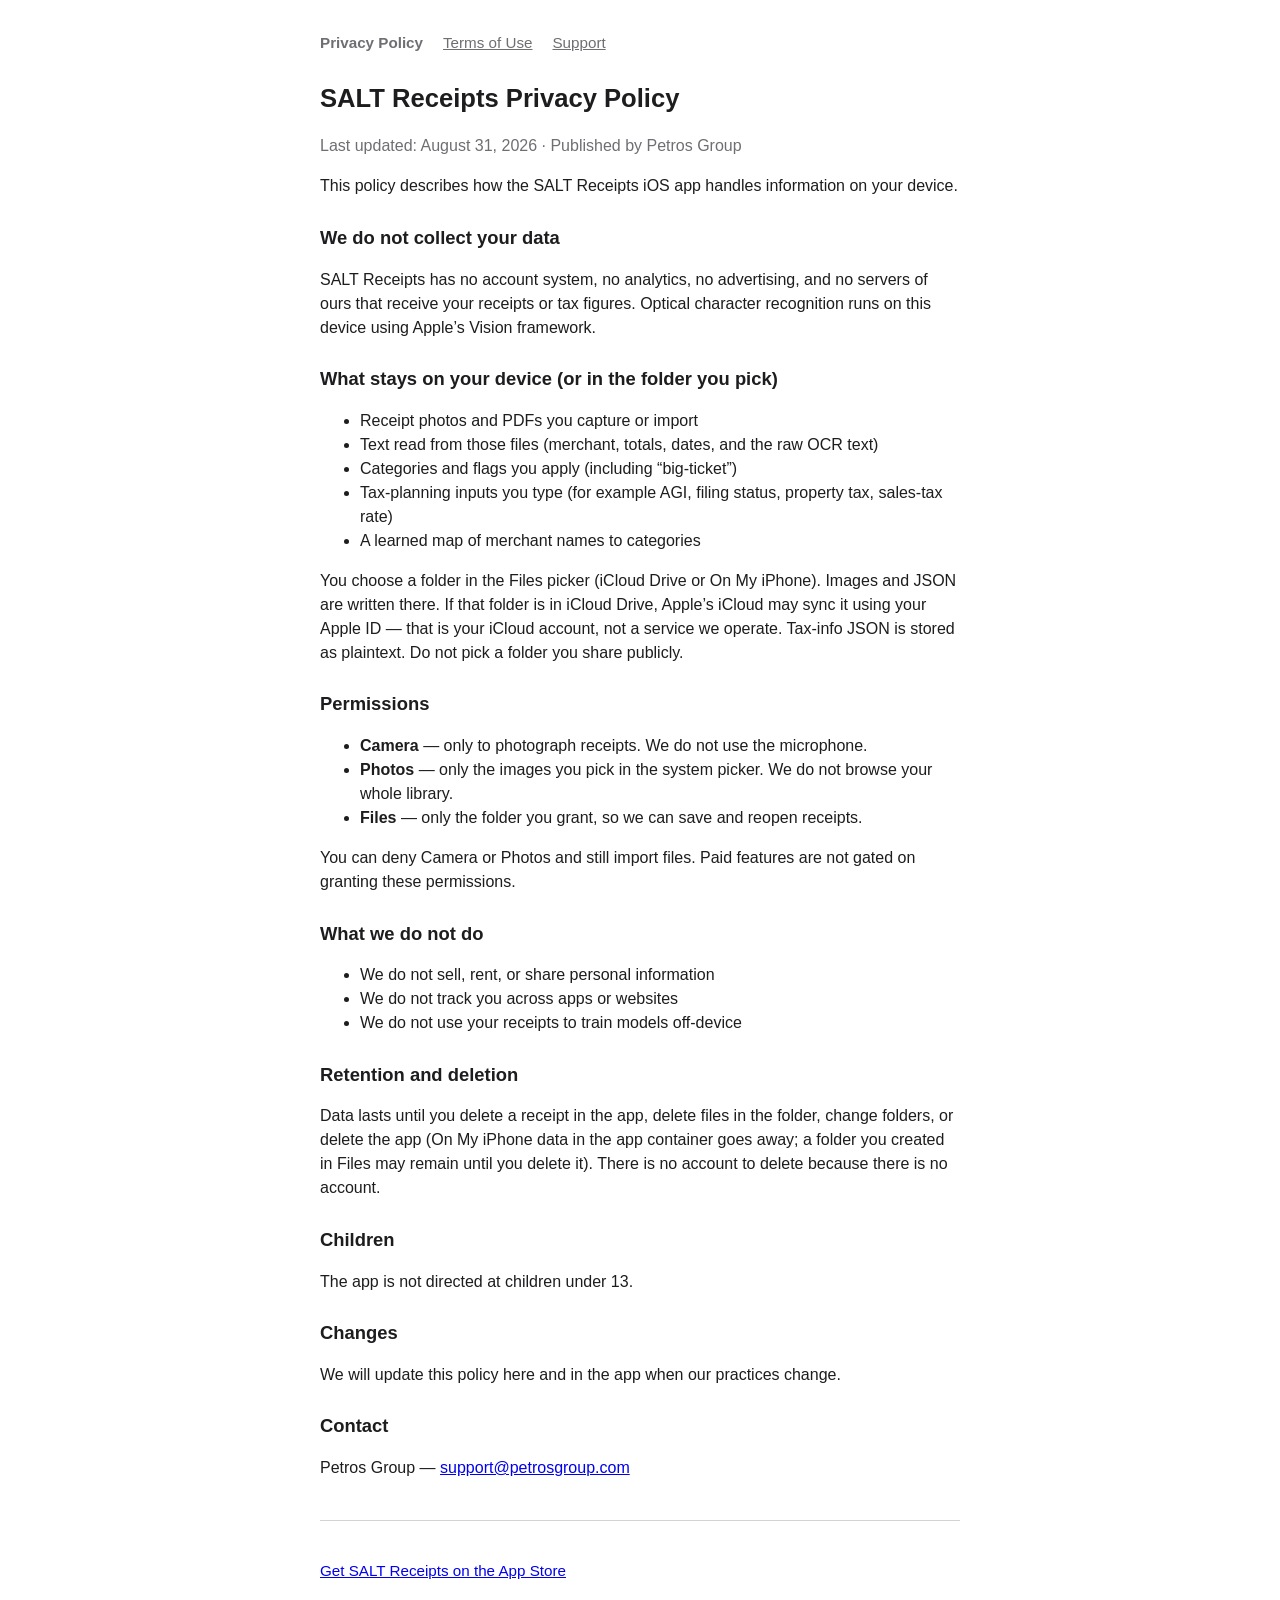
<file: index.html>
<!DOCTYPE html>
<html lang="en">
<head>
  <meta charset="utf-8">
  <meta name="viewport" content="width=device-width, initial-scale=1">
  <meta name="apple-itunes-app" content="app-id=6796087556">
  <title>SALT Receipts Privacy Policy</title>
  <link rel="stylesheet" href="styles.css">
</head>
<body>
  <nav>
    <a href="index.html" aria-current="page">Privacy Policy</a>
    <a href="terms.html">Terms of Use</a>
    <a href="support.html">Support</a>
  </nav>
  <h1>SALT Receipts Privacy Policy</h1>
  <p class="meta">Last updated: August 31, 2026 · Published by Petros Group</p>
  <p>This policy describes how the SALT Receipts iOS app handles information on your device.</p>
  <h2>We do not collect your data</h2>
  <p>SALT Receipts has no account system, no analytics, no advertising, and no servers of ours that receive your receipts or tax figures. Optical character recognition runs on this device using Apple’s Vision framework.</p>
  <h2>What stays on your device (or in the folder you pick)</h2>
  <ul>
    <li>Receipt photos and PDFs you capture or import</li>
    <li>Text read from those files (merchant, totals, dates, and the raw OCR text)</li>
    <li>Categories and flags you apply (including “big-ticket”)</li>
    <li>Tax-planning inputs you type (for example AGI, filing status, property tax, sales-tax rate)</li>
    <li>A learned map of merchant names to categories</li>
  </ul>
  <p>You choose a folder in the Files picker (iCloud Drive or On My iPhone). Images and JSON are written there. If that folder is in iCloud Drive, Apple’s iCloud may sync it using your Apple ID — that is your iCloud account, not a service we operate. Tax-info JSON is stored as plaintext. Do not pick a folder you share publicly.</p>
  <h2>Permissions</h2>
  <ul>
    <li><strong>Camera</strong> — only to photograph receipts. We do not use the microphone.</li>
    <li><strong>Photos</strong> — only the images you pick in the system picker. We do not browse your whole library.</li>
    <li><strong>Files</strong> — only the folder you grant, so we can save and reopen receipts.</li>
  </ul>
  <p>You can deny Camera or Photos and still import files. Paid features are not gated on granting these permissions.</p>
  <h2>What we do not do</h2>
  <ul>
    <li>We do not sell, rent, or share personal information</li>
    <li>We do not track you across apps or websites</li>
    <li>We do not use your receipts to train models off-device</li>
  </ul>
  <h2>Retention and deletion</h2>
  <p>Data lasts until you delete a receipt in the app, delete files in the folder, change folders, or delete the app (On My iPhone data in the app container goes away; a folder you created in Files may remain until you delete it). There is no account to delete because there is no account.</p>
  <h2>Children</h2>
  <p>The app is not directed at children under 13.</p>
  <h2>Changes</h2>
  <p>We will update this policy here and in the app when our practices change.</p>
  <h2>Contact</h2>
  <p>Petros Group — <a href="mailto:support@petrosgroup.com">support@petrosgroup.com</a></p>
  <footer class="app-store-footer">
    <p><a href="https://apps.apple.com/us/app/salt-receipts/id6796087556">Get SALT Receipts on the App Store</a></p>
  </footer>
</body>
</html>
</file>
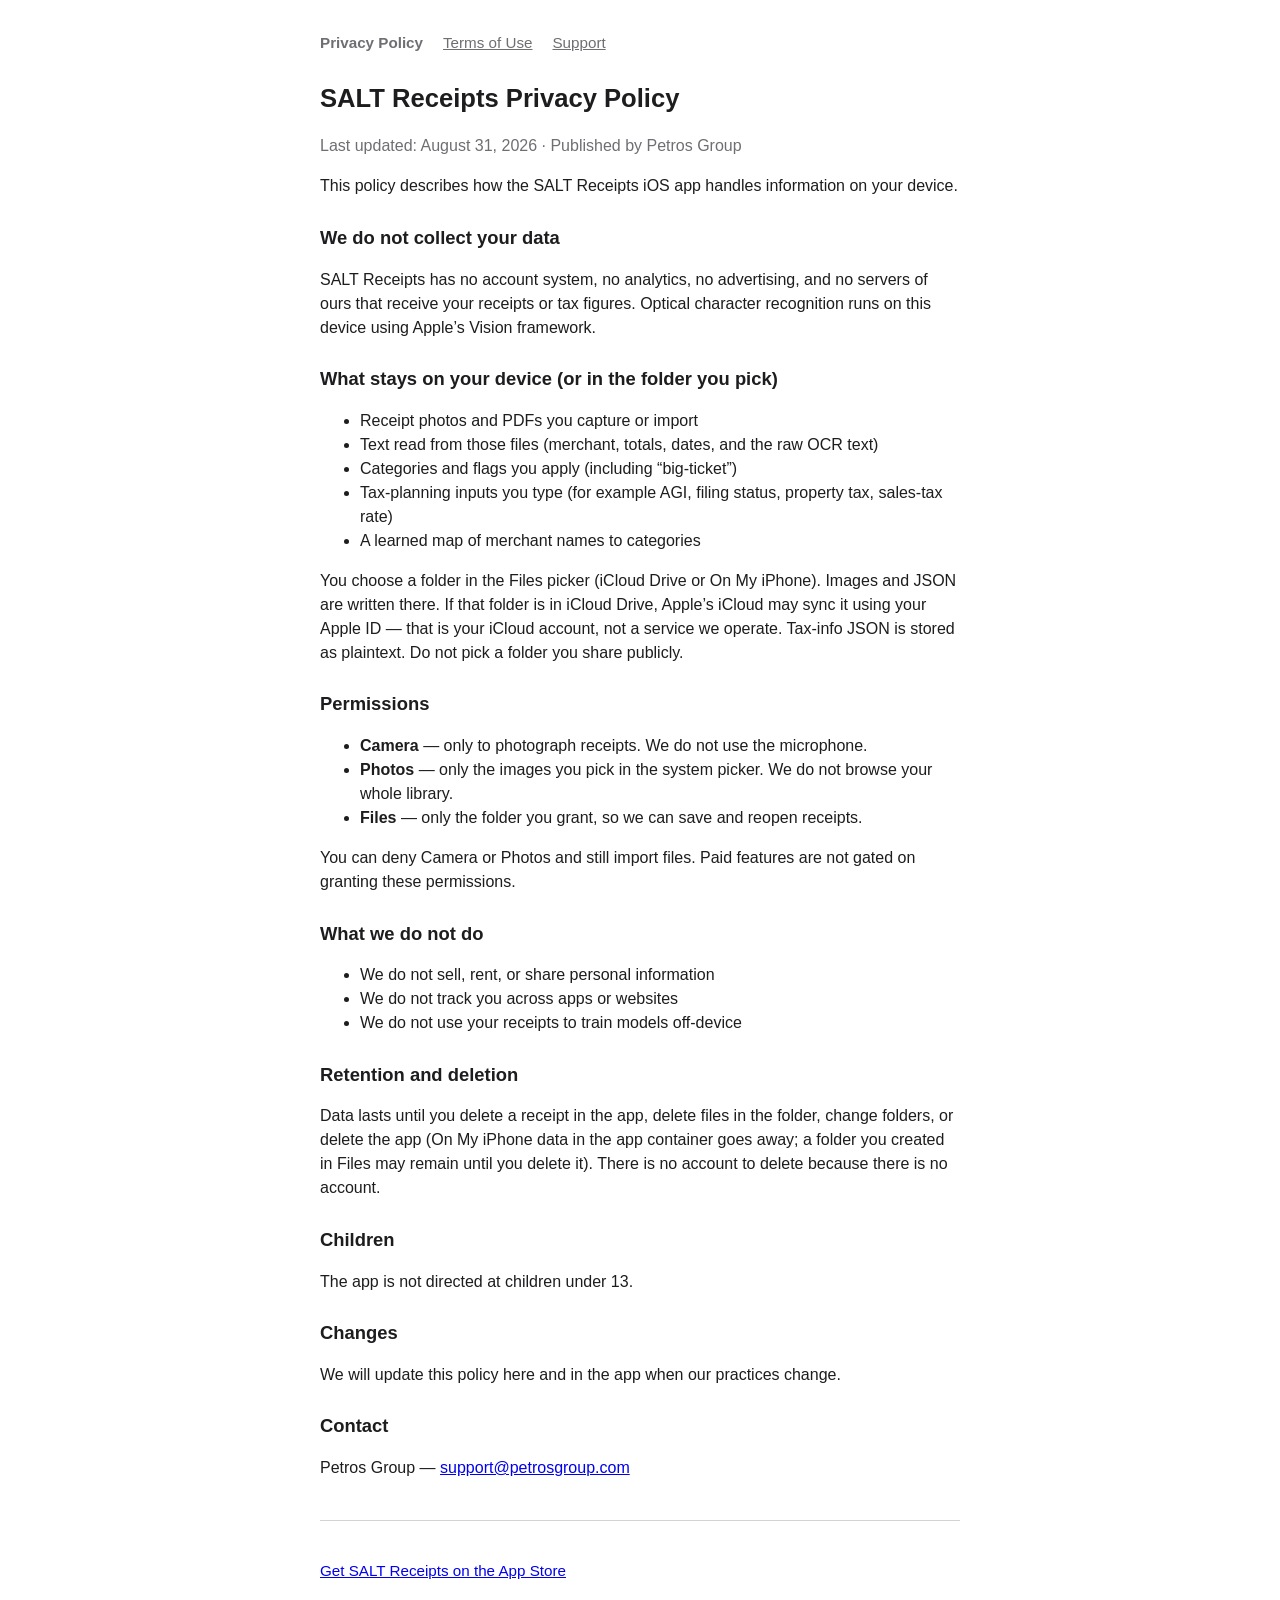
<file: privacy.html>
<!DOCTYPE html>
<html lang="en">
<head>
  <meta charset="utf-8">
  <meta name="apple-itunes-app" content="app-id=6796087556">
  <meta http-equiv="refresh" content="0; url=index.html">
  <link rel="canonical" href="index.html">
  <title>SALT Receipts Privacy Policy</title>
</head>
<body>
  <p>Moved to the <a href="index.html">SALT Receipts Privacy Policy</a>.</p>
</body>
</html>
</file>
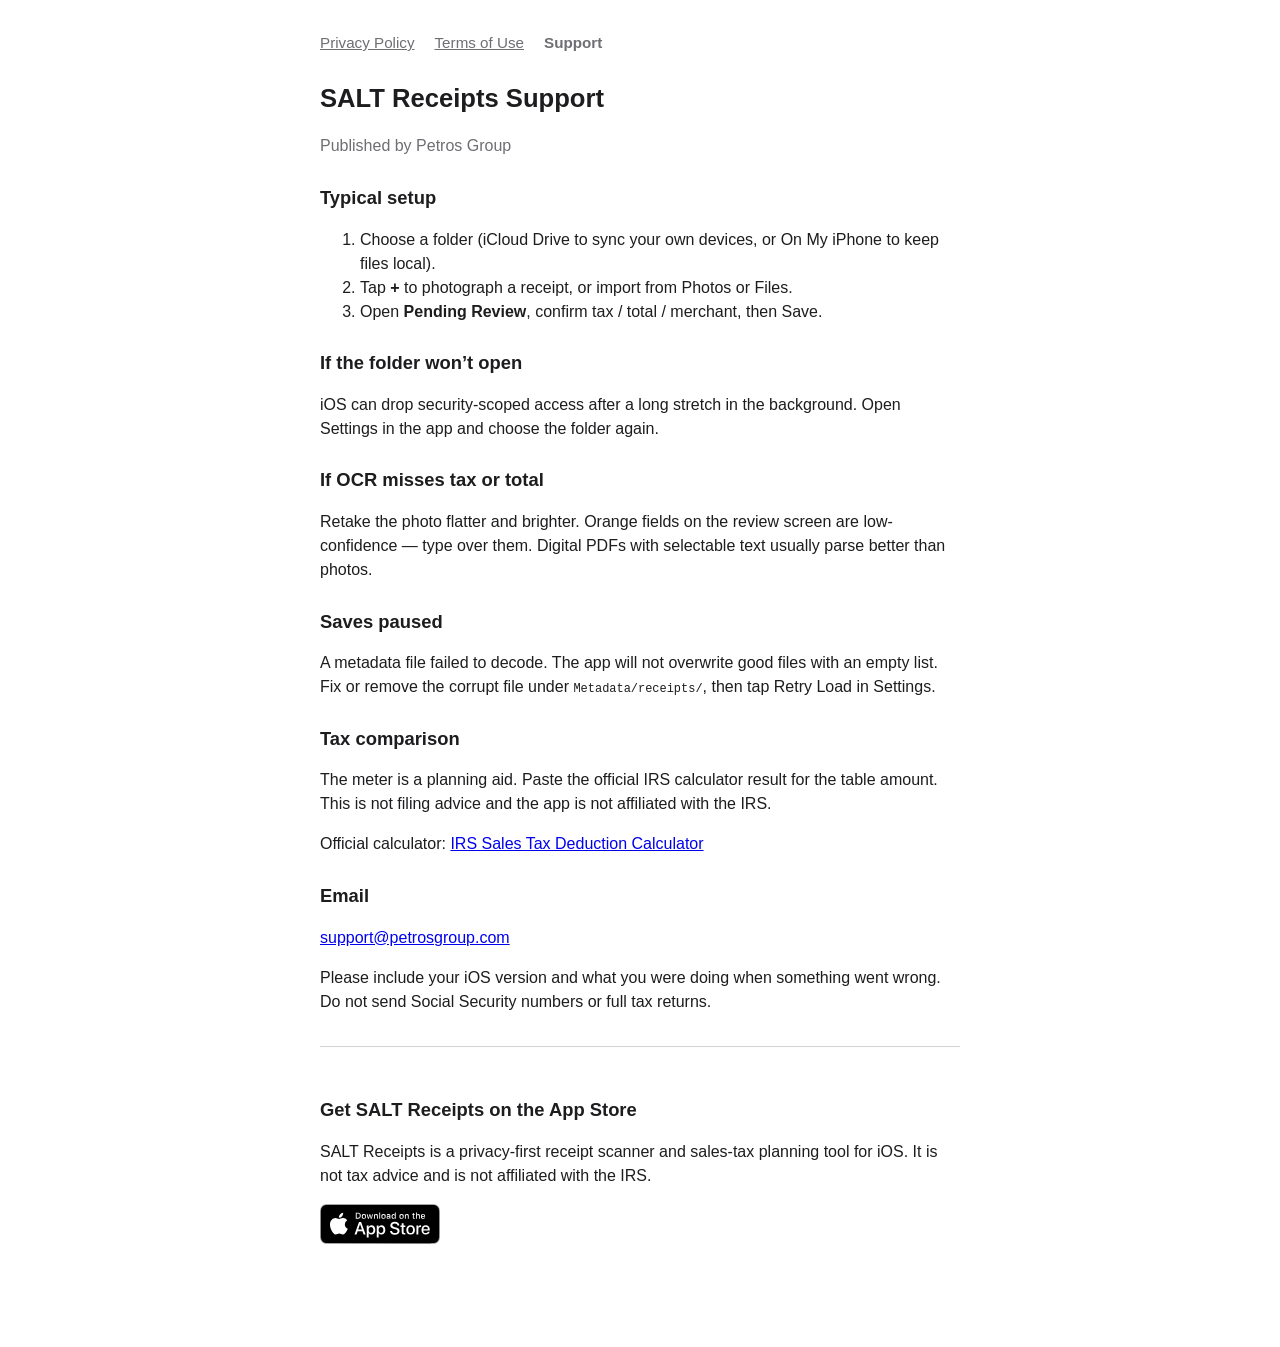
<file: support.html>
<!DOCTYPE html>
<html lang="en">
<head>
  <meta charset="utf-8">
  <meta name="viewport" content="width=device-width, initial-scale=1">
  <meta name="apple-itunes-app" content="app-id=6796087556">
  <title>SALT Receipts Support</title>
  <link rel="stylesheet" href="styles.css">
</head>
<body>
  <nav>
    <a href="index.html">Privacy Policy</a>
    <a href="terms.html">Terms of Use</a>
    <a href="support.html" aria-current="page">Support</a>
  </nav>
  <h1>SALT Receipts Support</h1>
  <p class="meta">Published by Petros Group</p>
  <h2>Typical setup</h2>
  <ol>
    <li>Choose a folder (iCloud Drive to sync your own devices, or On My iPhone to keep files local).</li>
    <li>Tap <strong>+</strong> to photograph a receipt, or import from Photos or Files.</li>
    <li>Open <strong>Pending Review</strong>, confirm tax / total / merchant, then Save.</li>
  </ol>
  <h2>If the folder won’t open</h2>
  <p>iOS can drop security-scoped access after a long stretch in the background. Open Settings in the app and choose the folder again.</p>
  <h2>If OCR misses tax or total</h2>
  <p>Retake the photo flatter and brighter. Orange fields on the review screen are low-confidence — type over them. Digital PDFs with selectable text usually parse better than photos.</p>
  <h2>Saves paused</h2>
  <p>A metadata file failed to decode. The app will not overwrite good files with an empty list. Fix or remove the corrupt file under <code>Metadata/receipts/</code>, then tap Retry Load in Settings.</p>
  <h2>Tax comparison</h2>
  <p>The meter is a planning aid. Paste the official IRS calculator result for the table amount. This is not filing advice and the app is not affiliated with the IRS.</p>
  <p>Official calculator: <a href="https://www.irs.gov/credits-deductions/individuals/use-the-sales-tax-deduction-calculator">IRS Sales Tax Deduction Calculator</a></p>
  <h2>Email</h2>
  <p><a href="mailto:support@petrosgroup.com?subject=SALT%20Receipts%20Support">support@petrosgroup.com</a></p>
  <p>Please include your iOS version and what you were doing when something went wrong. Do not send Social Security numbers or full tax returns.</p>
  <section class="app-store-cta">
    <h2>Get SALT Receipts on the App Store</h2>
    <p>SALT Receipts is a privacy-first receipt scanner and sales-tax planning tool for iOS. It is not tax advice and is not affiliated with the IRS.</p>
    <p>
      <a href="https://apps.apple.com/us/app/salt-receipts/id6796087556">
        <img class="app-store-badge app-store-badge--light" src="assets/download-on-the-app-store-black.svg" alt="Download on the App Store" width="120" height="40">
        <img class="app-store-badge app-store-badge--dark" src="assets/download-on-the-app-store-white.svg" alt="Download on the App Store" width="120" height="40">
      </a>
    </p>
  </section>
</body>
</html>
</file>
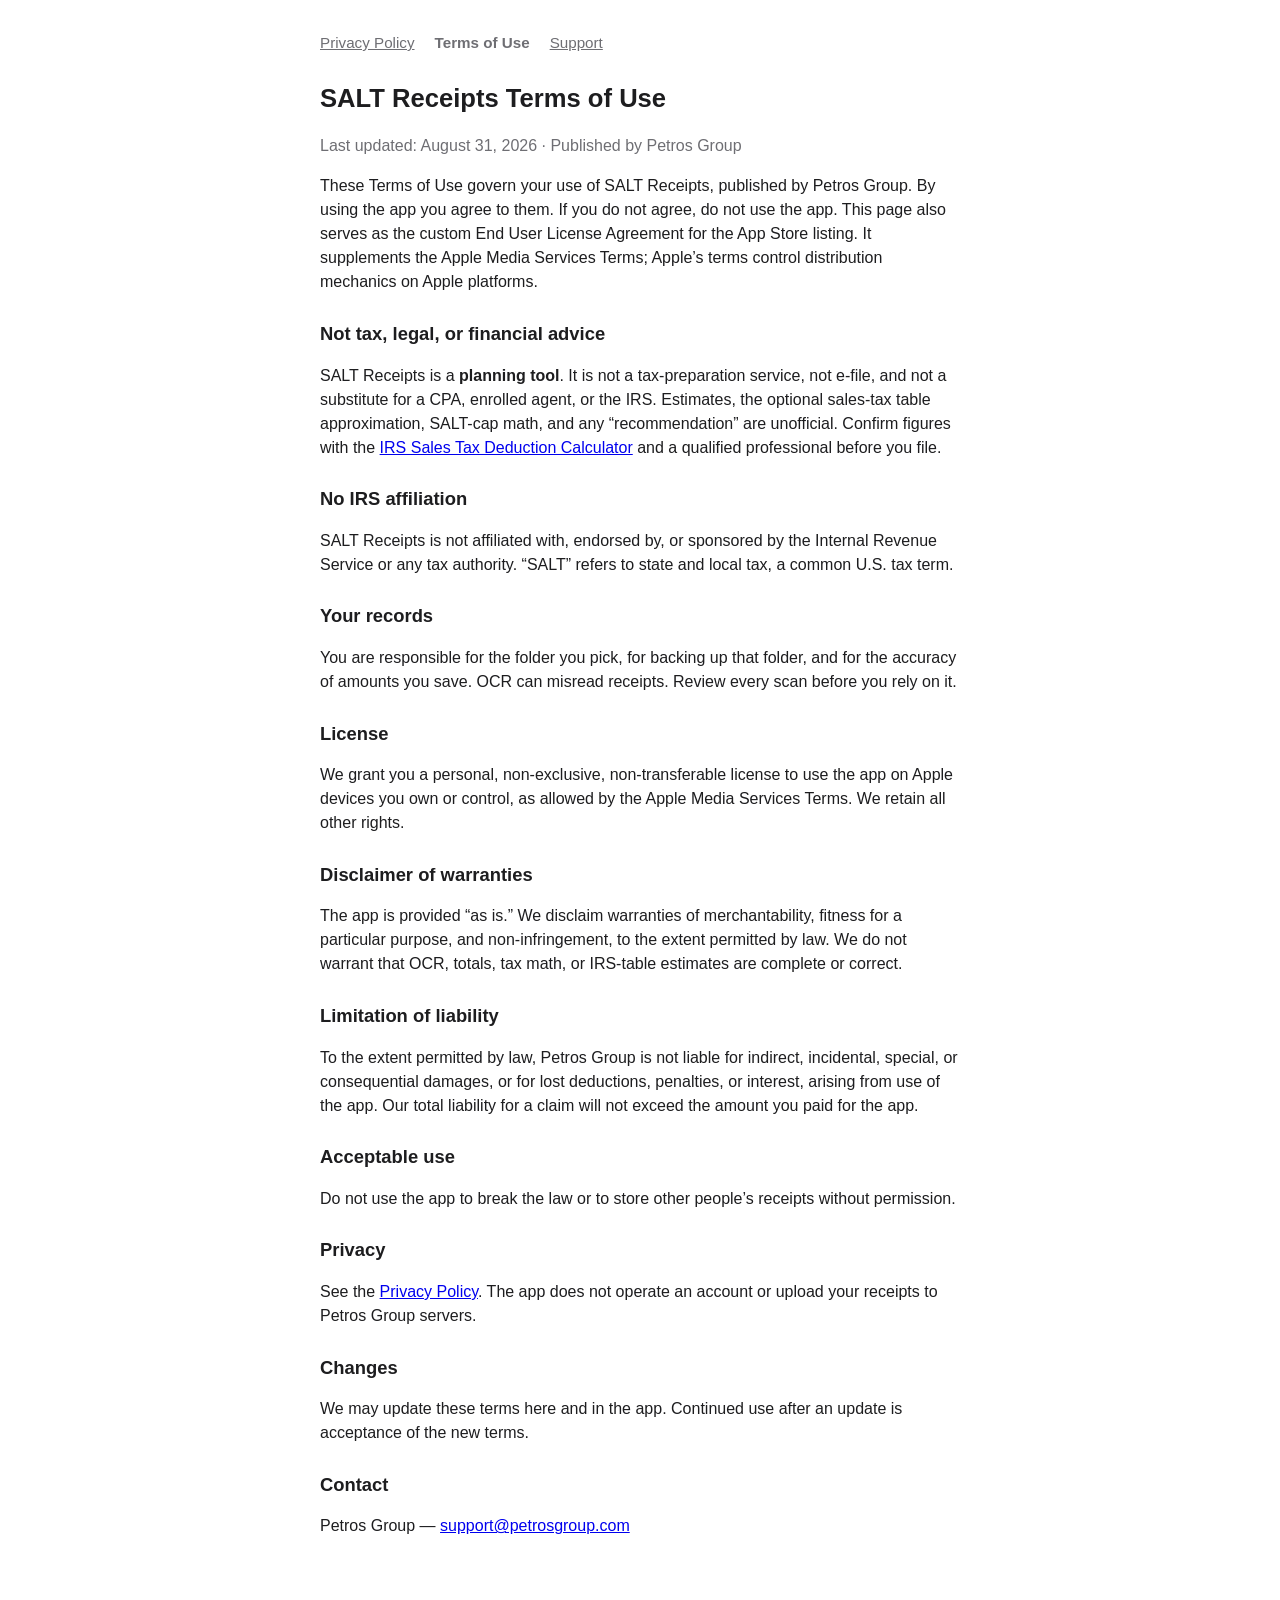
<file: terms.html>
<!DOCTYPE html>
<html lang="en">
<head>
  <meta charset="utf-8">
  <meta name="viewport" content="width=device-width, initial-scale=1">
  <meta name="apple-itunes-app" content="app-id=6796087556">
  <title>SALT Receipts Terms of Use</title>
  <link rel="stylesheet" href="styles.css">
</head>
<body>
  <nav>
    <a href="index.html">Privacy Policy</a>
    <a href="terms.html" aria-current="page">Terms of Use</a>
    <a href="support.html">Support</a>
  </nav>
  <h1>SALT Receipts Terms of Use</h1>
  <p class="meta">Last updated: August 31, 2026 · Published by Petros Group</p>
  <p>These Terms of Use govern your use of SALT Receipts, published by Petros Group. By using the app you agree to them. If you do not agree, do not use the app. This page also serves as the custom End User License Agreement for the App Store listing. It supplements the Apple Media Services Terms; Apple’s terms control distribution mechanics on Apple platforms.</p>
  <h2>Not tax, legal, or financial advice</h2>
  <p>SALT Receipts is a <strong>planning tool</strong>. It is not a tax-preparation service, not e-file, and not a substitute for a CPA, enrolled agent, or the IRS. Estimates, the optional sales-tax table approximation, SALT-cap math, and any “recommendation” are unofficial. Confirm figures with the <a href="https://www.irs.gov/credits-deductions/individuals/use-the-sales-tax-deduction-calculator">IRS Sales Tax Deduction Calculator</a> and a qualified professional before you file.</p>
  <h2>No IRS affiliation</h2>
  <p>SALT Receipts is not affiliated with, endorsed by, or sponsored by the Internal Revenue Service or any tax authority. “SALT” refers to state and local tax, a common U.S. tax term.</p>
  <h2>Your records</h2>
  <p>You are responsible for the folder you pick, for backing up that folder, and for the accuracy of amounts you save. OCR can misread receipts. Review every scan before you rely on it.</p>
  <h2>License</h2>
  <p>We grant you a personal, non-exclusive, non-transferable license to use the app on Apple devices you own or control, as allowed by the Apple Media Services Terms. We retain all other rights.</p>
  <h2>Disclaimer of warranties</h2>
  <p>The app is provided “as is.” We disclaim warranties of merchantability, fitness for a particular purpose, and non-infringement, to the extent permitted by law. We do not warrant that OCR, totals, tax math, or IRS-table estimates are complete or correct.</p>
  <h2>Limitation of liability</h2>
  <p>To the extent permitted by law, Petros Group is not liable for indirect, incidental, special, or consequential damages, or for lost deductions, penalties, or interest, arising from use of the app. Our total liability for a claim will not exceed the amount you paid for the app.</p>
  <h2>Acceptable use</h2>
  <p>Do not use the app to break the law or to store other people’s receipts without permission.</p>
  <h2>Privacy</h2>
  <p>See the <a href="index.html">Privacy Policy</a>. The app does not operate an account or upload your receipts to Petros Group servers.</p>
  <h2>Changes</h2>
  <p>We may update these terms here and in the app. Continued use after an update is acceptance of the new terms.</p>
  <h2>Contact</h2>
  <p>Petros Group — <a href="mailto:support@petrosgroup.com">support@petrosgroup.com</a></p>
</body>
</html>
</file>
<file: styles.css>
:root { color-scheme: light dark; }
body {
  font-family: -apple-system, BlinkMacSystemFont, "Segoe UI", sans-serif;
  max-width: 40rem;
  margin: 2rem auto;
  padding: 0 1.25rem 3rem;
  line-height: 1.5;
  color: #1d1d1f;
}
@media (prefers-color-scheme: dark) {
  body { color: #f5f5f7; background: #000; }
  a { color: #7ab8ff; }
  nav a { color: inherit; }
  .meta, nav { color: #a1a1a6; }
}
h1 { font-size: 1.6rem; }
h2 { font-size: 1.15rem; margin-top: 1.6rem; }
.meta { color: #6e6e73; }
nav {
  display: flex;
  flex-wrap: wrap;
  gap: 0.75rem 1.25rem;
  margin-bottom: 1.5rem;
  font-size: 0.95rem;
  color: #6e6e73;
}
nav a { color: inherit; }
nav a[aria-current="page"] { font-weight: 600; text-decoration: none; }
code { font-size: 0.92em; }
.app-store-cta {
  margin-top: 2rem;
  padding-top: 1.5rem;
  border-top: 1px solid #d2d2d7;
}
@media (prefers-color-scheme: dark) {
  .app-store-cta { border-top-color: #424245; }
}
.app-store-cta a { display: inline-block; line-height: 0; }
.app-store-badge { height: 40px; width: auto; }
.app-store-badge--dark { display: none; }
@media (prefers-color-scheme: dark) {
  .app-store-badge--light { display: none; }
  .app-store-badge--dark { display: inline; }
}
.app-store-footer {
  margin-top: 2.5rem;
  padding-top: 1.5rem;
  border-top: 1px solid #d2d2d7;
  font-size: 0.95rem;
}
@media (prefers-color-scheme: dark) {
  .app-store-footer { border-top-color: #424245; }
}
</file>
